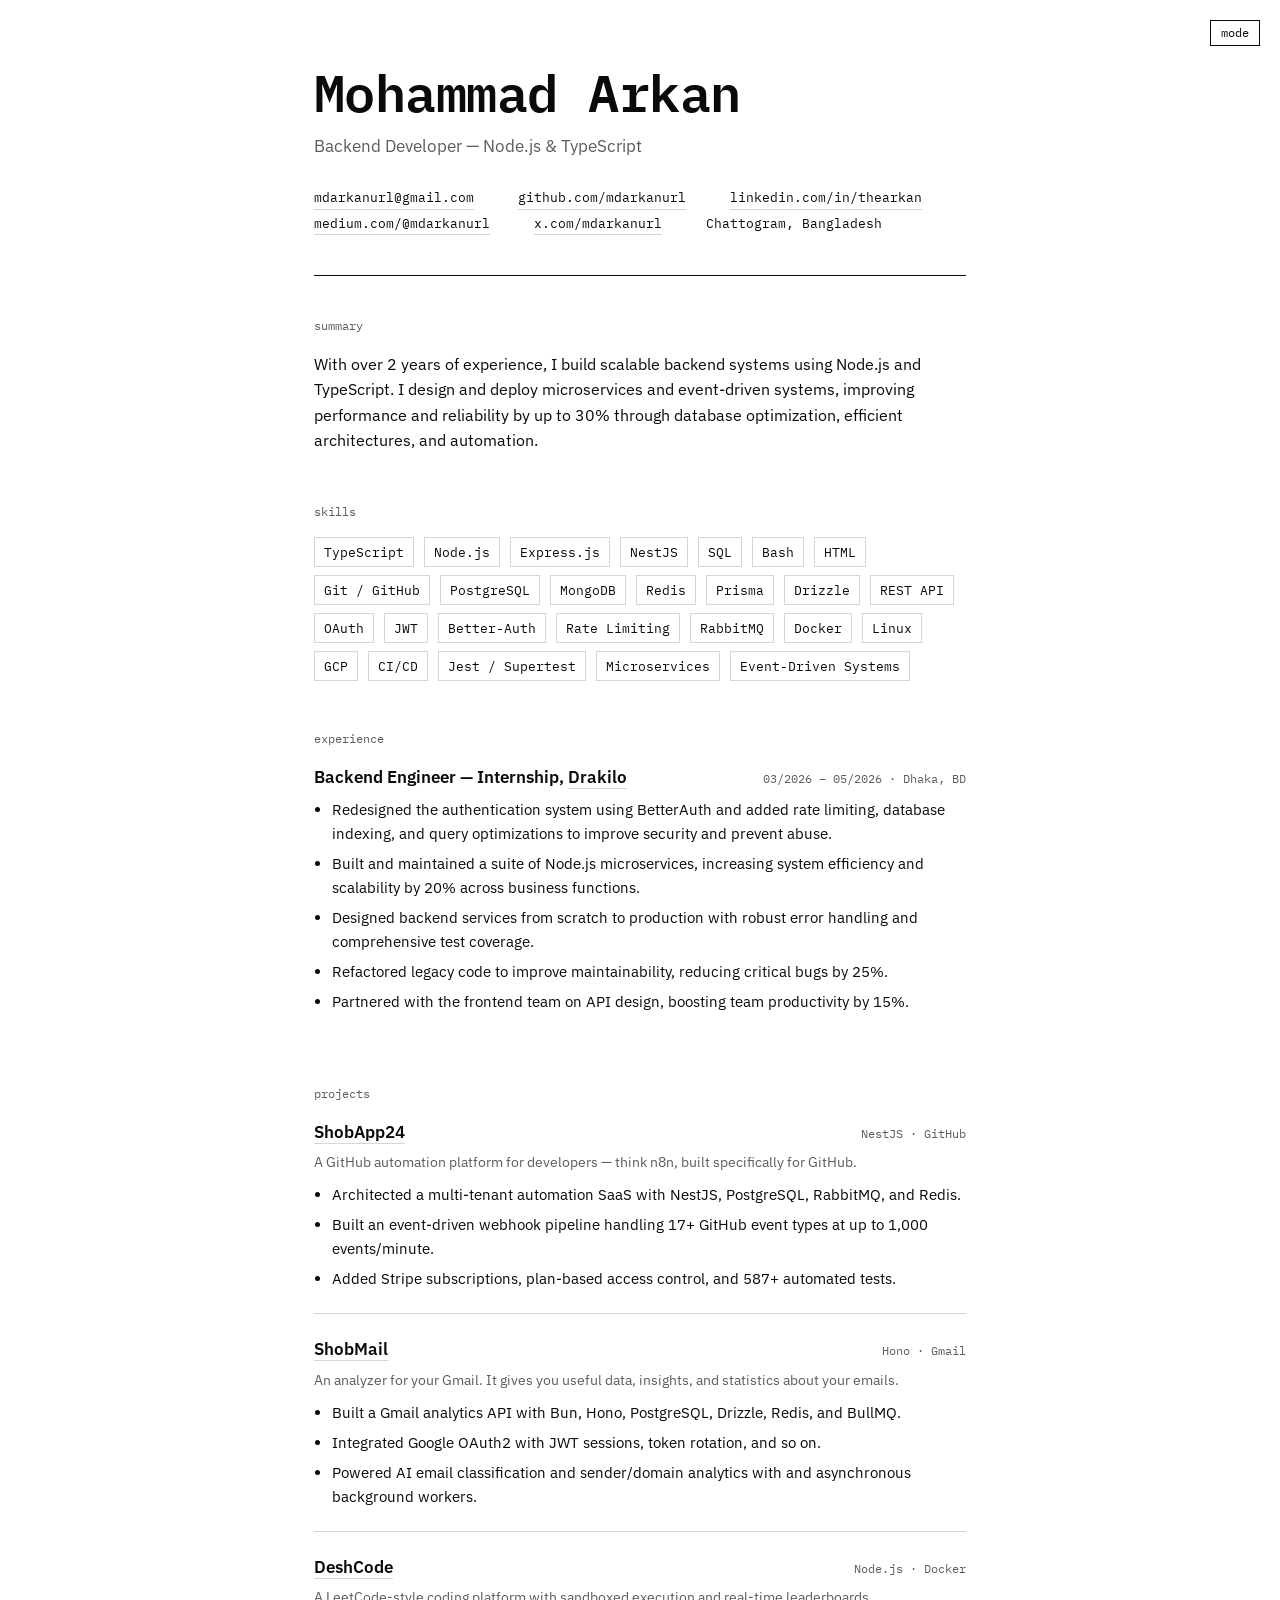
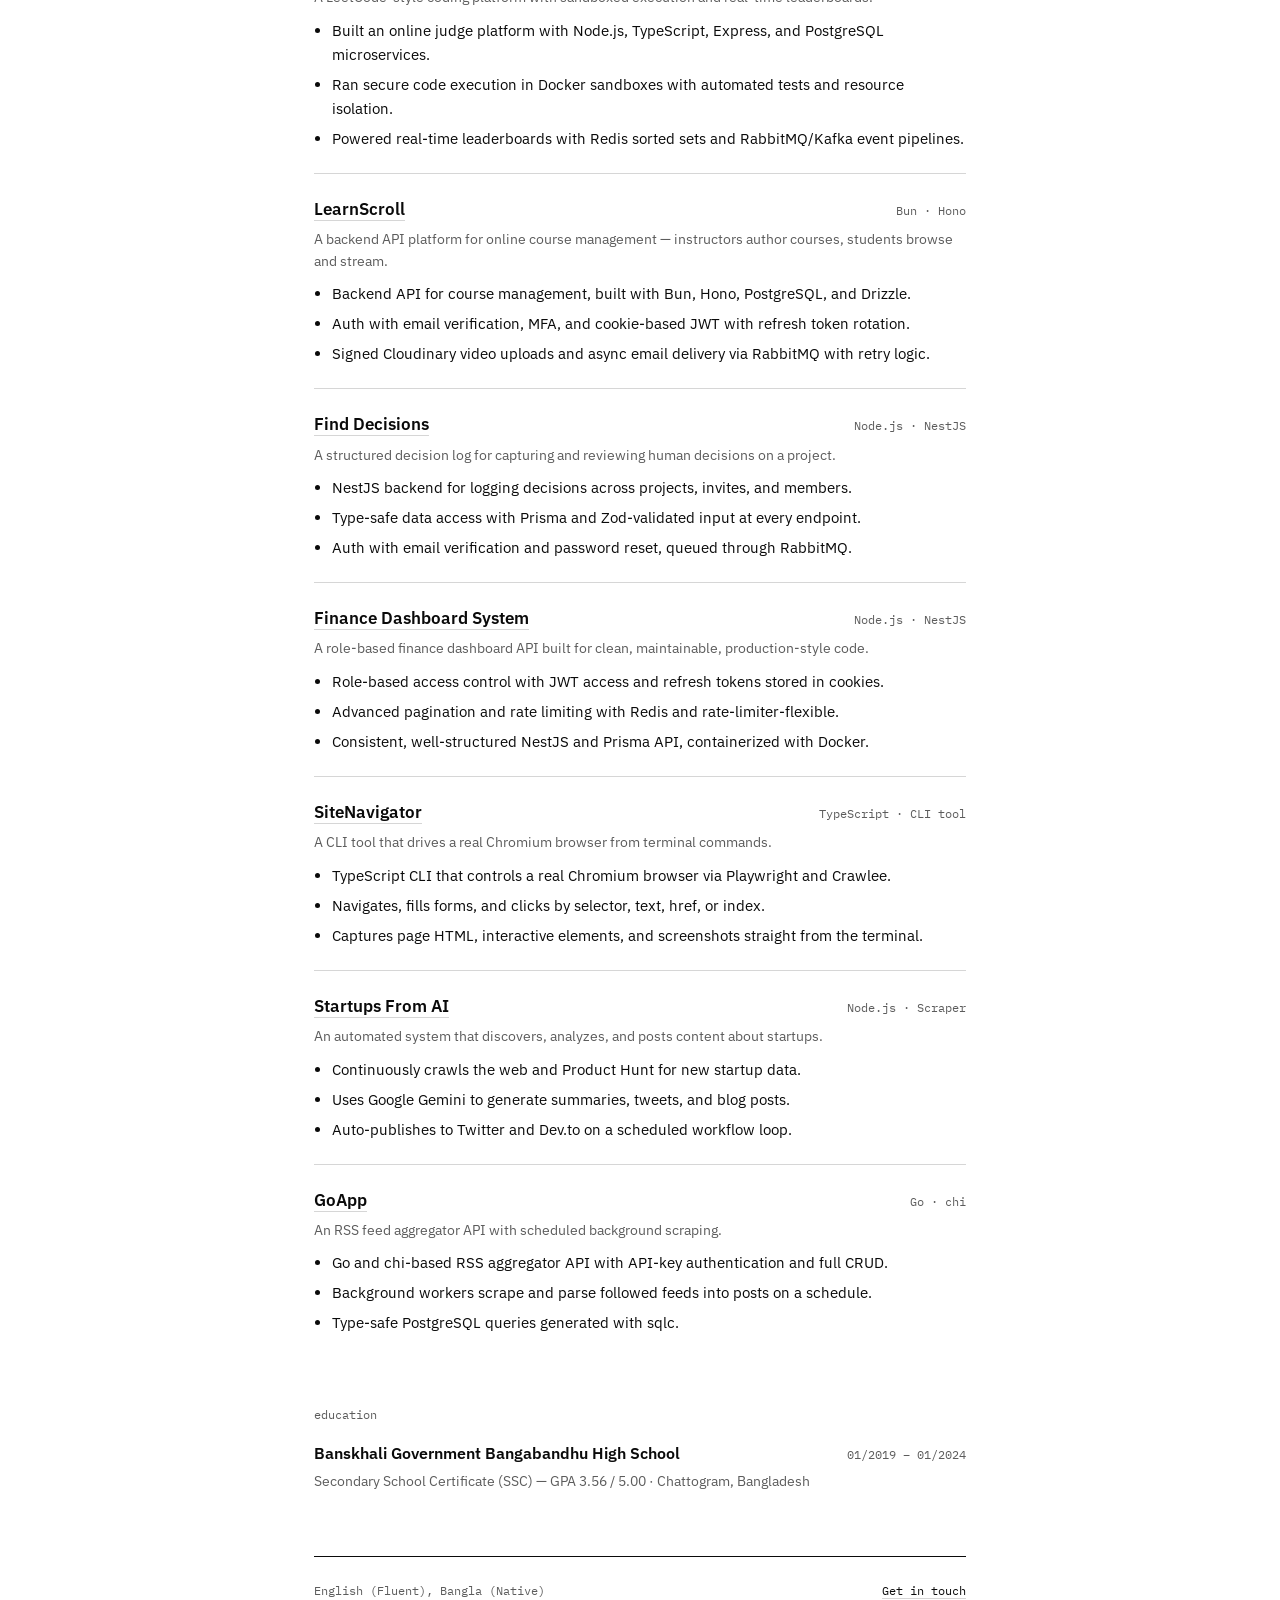
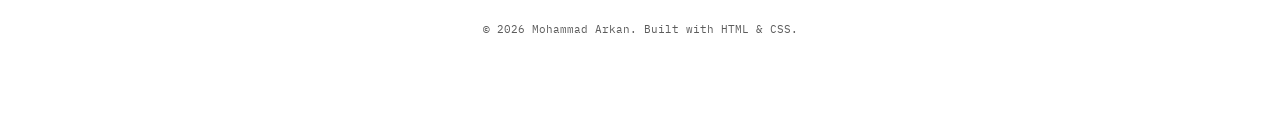
<file: index.html>
<!DOCTYPE html>
<html lang="en">
<head>
<meta charset="UTF-8">
<meta name="viewport" content="width=device-width, initial-scale=1, viewport-fit=cover">
<link rel="icon" type="image/jpg" href="./images/mdarkanurl.jpg">
<title>Mohammad Arkan — Backend Developer</title>
<link rel="preconnect" href="https://fonts.googleapis.com">
<link rel="preconnect" href="https://fonts.gstatic.com" crossorigin>
<link href="https://fonts.googleapis.com/css2?family=IBM+Plex+Mono:wght@400;500;600&family=IBM+Plex+Sans:wght@400;500;600&display=swap" rel="stylesheet">
<style>
  :root {
    --bg: #ffffff;
    --fg: #0a0a0a;
    --muted: #5c5c5c;
    --rule: #d6d6d6;
    --rule-strong: #0a0a0a;
    box-sizing: border-box;
    padding-top: env(safe-area-inset-top, 0px);
    padding-bottom: env(safe-area-inset-bottom, 0px);
  }
  @media (prefers-color-scheme: dark) {
    :root:not([data-theme="light"]) {
      --bg: #0a0a0a;
      --fg: #f5f5f5;
      --muted: #9a9a9a;
      --rule: #2a2a2a;
      --rule-strong: #f5f5f5;
    }
  }
  :root[data-theme="dark"] {
    --bg: #0a0a0a;
    --fg: #f5f5f5;
    --muted: #9a9a9a;
    --rule: #2a2a2a;
    --rule-strong: #f5f5f5;
  }
  html { scroll-padding-top: env(safe-area-inset-top, 0px); }
  * { box-sizing: border-box; }
  html, body {
    margin: 0;
    background: var(--bg);
    color: var(--fg);
  }
  body {
    font-family: 'IBM Plex Sans', -apple-system, BlinkMacSystemFont, sans-serif;
    font-size: 16px;
    line-height: 1.6;
    -webkit-font-smoothing: antialiased;
    transition: background .25s ease, color .25s ease;
  }
  .mono {
    font-family: 'IBM Plex Mono', ui-monospace, SFMono-Regular, Menlo, monospace;
  }
  a { color: var(--fg); }
  .wrap {
    max-width: 700px;
    margin: 0 auto;
    padding: 64px 24px 96px;
  }
  @media (max-width: 480px) {
    .wrap { padding: 48px 20px 72px; }
  }

  /* theme toggle */
  .theme-toggle {
    position: fixed;
    top: calc(20px + env(safe-area-inset-top, 0px));
    right: 20px;
    z-index: 10;
    background: transparent;
    border: 1px solid var(--rule-strong);
    color: var(--fg);
    font-family: 'IBM Plex Mono', monospace;
    font-size: 12px;
    padding: 6px 10px;
    cursor: pointer;
    line-height: 1;
  }
  .theme-toggle:hover { background: var(--fg); color: var(--bg); }
  .theme-toggle:focus-visible { outline: 2px solid var(--fg); outline-offset: 2px; }

  /* header */
  header.hero {
    padding-bottom: 40px;
    border-bottom: 1px solid var(--rule-strong);
    margin-bottom: 40px;
  }
  h1 {
    font-family: 'IBM Plex Mono', monospace;
    font-weight: 600;
    font-size: clamp(34px, 6vw, 52px);
    line-height: 1.05;
    margin: 0 0 14px;
    letter-spacing: -0.01em;
  }
  .role {
    font-size: 17px;
    color: var(--muted);
    margin: 0 0 28px;
  }
  .contact-line {
    display: flex;
    flex-wrap: wrap;
    gap: 4px 18px;
    font-family: 'IBM Plex Mono', monospace;
    font-size: 13px;
  }
  .contact-line a { text-decoration: none; border-bottom: 1px solid var(--rule); }
  .contact-line a:hover { border-bottom-color: var(--fg); }
  .contact-line span.sep { color: var(--muted); }

  /* sections */
  section { margin-bottom: 48px; }
  section:last-of-type { margin-bottom: 0; }
  .section-label {
    font-family: 'IBM Plex Mono', monospace;
    font-size: 12px;
    color: var(--muted);
    margin: 0 0 16px;
  }
  p.summary {
    max-width: 62ch;
    font-size: 16px;
    margin: 0;
  }

  /* skills */
  .skills {
    display: flex;
    flex-wrap: wrap;
    gap: 8px 10px;
  }
  .skill {
    font-family: 'IBM Plex Mono', monospace;
    font-size: 12.5px;
    border: 1px solid var(--rule);
    padding: 4px 9px;
    white-space: nowrap;
  }

  /* experience / projects entries */
  .entry {
    padding: 22px 0;
    border-top: 1px solid var(--rule);
  }
  .entry:first-of-type { border-top: none; padding-top: 0; }
  .entry-head {
    display: flex;
    justify-content: space-between;
    align-items: baseline;
    flex-wrap: wrap;
    gap: 4px 16px;
    margin-bottom: 6px;
  }
  .entry-title {
    font-weight: 600;
    font-size: 17px;
    margin: 0;
  }
  .entry-title a { text-decoration: none; border-bottom: 1px solid var(--rule); }
  .entry-title a:hover { border-bottom-color: var(--fg); }
  .entry-meta {
    font-family: 'IBM Plex Mono', monospace;
    font-size: 12px;
    color: var(--muted);
    white-space: nowrap;
  }
  .entry-sub {
    font-size: 13.5px;
    color: var(--muted);
    margin: 0 0 10px;
  }
  ul.bullets {
    margin: 0;
    padding-left: 18px;
  }
  ul.bullets li {
    margin-bottom: 6px;
    font-size: 15px;
  }
  ul.bullets li:last-child { margin-bottom: 0; }

  /* education */
  .edu-row {
    display: flex;
    justify-content: space-between;
    align-items: baseline;
    flex-wrap: wrap;
    gap: 4px 16px;
  }
  .edu-name { font-weight: 600; font-size: 16px; }
  .edu-meta {
    font-family: 'IBM Plex Mono', monospace;
    font-size: 12px;
    color: var(--muted);
  }
  .edu-detail {
    font-size: 14px;
    color: var(--muted);
    margin-top: 4px;
  }

  /* footer */
  footer {
    margin-top: 64px;
    padding-top: 24px;
    border-top: 1px solid var(--rule-strong);
    display: flex;
    justify-content: space-between;
    flex-wrap: wrap;
    gap: 10px 20px;
    font-family: 'IBM Plex Mono', monospace;
    font-size: 12px;
    color: var(--muted);
  }
  footer a { color: var(--fg); text-decoration: none; border-bottom: 1px solid var(--rule); }
  footer a:hover { border-bottom-color: var(--fg); }

  .fine-print {
    margin: 20px 0 0;
    font-size: 11px;
    color: var(--muted);
    text-align: center;
  }

  @media (prefers-reduced-motion: reduce) {
    body, .theme-toggle { transition: none; }
  }
</style>
</head>
<body>

<button class="theme-toggle mono" id="themeToggle" aria-label="Toggle color theme">mode</button>

<div class="wrap">

  <header class="hero">
    <h1>Mohammad Arkan</h1>
    <p class="role">Backend Developer — Node.js &amp; TypeScript</p>
    <div class="contact-line">
      <a href="mailto:mdarkanurl@gmail.com">mdarkanurl@gmail.com</a>
      <span class="sep">&nbsp;</span>
      <a href="https://github.com/mdarkanurl" target="_blank" rel="noopener">github.com/mdarkanurl</a>
      <span class="sep">&nbsp;</span>
      <a href="https://linkedin.com/in/thearkan" target="_blank" rel="noopener">linkedin.com/in/thearkan</a>
      <span class="sep">&nbsp;</span>
      <a href="https://medium.com/@mdarkanurl" target="_blank" rel="noopener">medium.com/@mdarkanurl</a>
      <span class="sep">&nbsp;</span>
      <a href="https://x.com/mdarkanurl" target="_blank" rel="noopener">x.com/mdarkanurl</a>
      <span class="sep">&nbsp;</span>
      <span>Chattogram, Bangladesh</span>
    </div>
  </header>

  <section id="summary">
    <p class="section-label">summary</p>
    <p class="summary">With over 2 years of experience, I build scalable backend systems using Node.js and TypeScript. I design and deploy microservices and event-driven systems, improving performance and reliability by up to 30% through database optimization, efficient architectures, and automation.</p>
  </section>

  <section id="skills">
    <p class="section-label">skills</p>
    <div class="skills">
      <span class="skill">TypeScript</span>
      <span class="skill">Node.js</span>
      <span class="skill">Express.js</span>
      <span class="skill">NestJS</span>
      <span class="skill">SQL</span>
      <span class="skill">Bash</span>
      <span class="skill">HTML</span>
      <span class="skill">Git / GitHub</span>
      <span class="skill">PostgreSQL</span>
      <span class="skill">MongoDB</span>
      <span class="skill">Redis</span>
      <span class="skill">Prisma</span>
      <span class="skill">Drizzle</span>
      <span class="skill">REST API</span>
      <span class="skill">OAuth</span>
      <span class="skill">JWT</span>
      <span class="skill">Better-Auth</span>
      <span class="skill">Rate Limiting</span>
      <span class="skill">RabbitMQ</span>
      <span class="skill">Docker</span>
      <span class="skill">Linux</span>
      <span class="skill">GCP</span>
      <span class="skill">CI/CD</span>
      <span class="skill">Jest / Supertest</span>
      <span class="skill">Microservices</span>
      <span class="skill">Event-Driven Systems</span>
    </div>
  </section>

  <section id="experience">
    <p class="section-label">experience</p>

    <div class="entry">
      <div class="entry-head">
        <p class="entry-title">Backend Engineer — Internship, <a href="https://salondesk.store" target="_blank" rel="noopener">Drakilo</a></p>
        <span class="entry-meta">03/2026 – 05/2026 · Dhaka, BD</span>
      </div>
      <ul class="bullets">
        <li>Redesigned the authentication system using BetterAuth and added rate limiting, database indexing, and query optimizations to improve security and prevent abuse.</li>
        <li>Built and maintained a suite of Node.js microservices, increasing system efficiency and scalability by 20% across business functions.</li>
        <li>Designed backend services from scratch to production with robust error handling and comprehensive test coverage.</li>
        <li>Refactored legacy code to improve maintainability, reducing critical bugs by 25%.</li>
        <li>Partnered with the frontend team on API design, boosting team productivity by 15%.</li>
      </ul>
    </div>

  </section>

  <section id="projects">
    <p class="section-label">projects</p>

    <div class="entry">
      <div class="entry-head">
        <p class="entry-title"><a href="https://github.com/mdarkanurl/ShobApp24" target="_blank" rel="noopener">ShobApp24</a></p>
        <span class="entry-meta">NestJS · GitHub</span>
      </div>
      <p class="entry-sub">A GitHub automation platform for developers — think n8n, built specifically for GitHub.</p>
      <ul class="bullets">
        <li>Architected a multi-tenant automation SaaS with NestJS, PostgreSQL, RabbitMQ, and Redis.</li>
        <li>Built an event-driven webhook pipeline handling 17+ GitHub event types at up to 1,000 events/minute.</li>
        <li>Added Stripe subscriptions, plan-based access control, and 587+ automated tests.</li>
      </ul>
    </div>

    <div class="entry">
      <div class="entry-head">
        <p class="entry-title"><a href="https://github.com/mdarkanurl/ShobMail" target="_blank" rel="noopener">ShobMail</a></p>
        <span class="entry-meta">Hono · Gmail</span>
      </div>
      <p class="entry-sub">An analyzer for your Gmail. It gives you useful data, insights, and statistics about your emails.</p>
      <ul class="bullets">
        <li>Built a Gmail analytics API with Bun, Hono, PostgreSQL, Drizzle, Redis, and BullMQ.</li>
        <li>Integrated Google OAuth2 with JWT sessions, token rotation, and so on.</li>
        <li>Powered AI email classification and sender/domain analytics with and asynchronous background workers.</li>
      </ul>
    </div>

    <div class="entry">
      <div class="entry-head">
        <p class="entry-title"><a href="https://github.com/mdarkanurl/DeshCode" target="_blank" rel="noopener">DeshCode</a></p>
        <span class="entry-meta">Node.js · Docker</span>
      </div>
      <p class="entry-sub">A LeetCode-style coding platform with sandboxed execution and real-time leaderboards.</p>
      <ul class="bullets">
        <li>Built an online judge platform with Node.js, TypeScript, Express, and PostgreSQL microservices.</li>
        <li>Ran secure code execution in Docker sandboxes with automated tests and resource isolation.</li>
        <li>Powered real-time leaderboards with Redis sorted sets and RabbitMQ/Kafka event pipelines.</li>
      </ul>
    </div>

    <div class="entry">
      <div class="entry-head">
        <p class="entry-title"><a href="https://github.com/mdarkanurl/learnscroll" target="_blank" rel="noopener">LearnScroll</a></p>
        <span class="entry-meta">Bun · Hono</span>
      </div>
      <p class="entry-sub">A backend API platform for online course management — instructors author courses, students browse and stream.</p>
      <ul class="bullets">
        <li>Backend API for course management, built with Bun, Hono, PostgreSQL, and Drizzle.</li>
        <li>Auth with email verification, MFA, and cookie-based JWT with refresh token rotation.</li>
        <li>Signed Cloudinary video uploads and async email delivery via RabbitMQ with retry logic.</li>
      </ul>
    </div>

    <div class="entry">
      <div class="entry-head">
        <p class="entry-title"><a href="https://github.com/mdarkanurl/findDecisions" target="_blank" rel="noopener">Find Decisions</a></p>
        <span class="entry-meta">Node.js · NestJS</span>
      </div>
      <p class="entry-sub">A structured decision log for capturing and reviewing human decisions on a project.</p>
      <ul class="bullets">
        <li>NestJS backend for logging decisions across projects, invites, and members.</li>
        <li>Type-safe data access with Prisma and Zod-validated input at every endpoint.</li>
        <li>Auth with email verification and password reset, queued through RabbitMQ.</li>
      </ul>
    </div>

    <div class="entry">
      <div class="entry-head">
        <p class="entry-title"><a href="https://github.com/mdarkanurl/finance-dashboard-system" target="_blank" rel="noopener">Finance Dashboard System</a></p>
        <span class="entry-meta">Node.js · NestJS</span>
      </div>
      <p class="entry-sub">A role-based finance dashboard API built for clean, maintainable, production-style code.</p>
      <ul class="bullets">
        <li>Role-based access control with JWT access and refresh tokens stored in cookies.</li>
        <li>Advanced pagination and rate limiting with Redis and rate-limiter-flexible.</li>
        <li>Consistent, well-structured NestJS and Prisma API, containerized with Docker.</li>
      </ul>
    </div>

    <div class="entry">
      <div class="entry-head">
        <p class="entry-title"><a href="https://github.com/mdarkanurl/SiteNavigator" target="_blank" rel="noopener">SiteNavigator</a></p>
        <span class="entry-meta">TypeScript · CLI tool</span>
      </div>
      <p class="entry-sub">A CLI tool that drives a real Chromium browser from terminal commands.</p>
      <ul class="bullets">
        <li>TypeScript CLI that controls a real Chromium browser via Playwright and Crawlee.</li>
        <li>Navigates, fills forms, and clicks by selector, text, href, or index.</li>
        <li>Captures page HTML, interactive elements, and screenshots straight from the terminal.</li>
      </ul>
    </div>

    <div class="entry">
      <div class="entry-head">
        <p class="entry-title"><a href="https://github.com/mdarkanurl/startups-from-ai" target="_blank" rel="noopener">Startups From AI</a></p>
        <span class="entry-meta">Node.js · Scraper</span>
      </div>
      <p class="entry-sub">An automated system that discovers, analyzes, and posts content about startups.</p>
      <ul class="bullets">
        <li>Continuously crawls the web and Product Hunt for new startup data.</li>
        <li>Uses Google Gemini to generate summaries, tweets, and blog posts.</li>
        <li>Auto-publishes to Twitter and Dev.to on a scheduled workflow loop.</li>
      </ul>
    </div>

    <div class="entry">
      <div class="entry-head">
        <p class="entry-title"><a href="https://github.com/mdarkanurl/GoApp" target="_blank" rel="noopener">GoApp</a></p>
        <span class="entry-meta">Go · chi</span>
      </div>
      <p class="entry-sub">An RSS feed aggregator API with scheduled background scraping.</p>
      <ul class="bullets">
        <li>Go and chi-based RSS aggregator API with API-key authentication and full CRUD.</li>
        <li>Background workers scrape and parse followed feeds into posts on a schedule.</li>
        <li>Type-safe PostgreSQL queries generated with sqlc.</li>
      </ul>
    </div>

  </section>

  <section id="education">
    <p class="section-label">education</p>
    <div class="edu-row">
      <span class="edu-name">Banskhali Government Bangabandhu High School</span>
      <span class="edu-meta">01/2019 – 01/2024</span>
    </div>
    <p class="edu-detail">Secondary School Certificate (SSC) — GPA 3.56 / 5.00 · Chattogram, Bangladesh</p>
  </section>

  <footer>
    <span>English (Fluent), Bangla (Native)</span>
    <span><a href="mailto:mdarkanurl@gmail.com">Get in touch</a></span>
  </footer>

  <p class="fine-print mono">© 2026 Mohammad Arkan. Built with HTML &amp; CSS.</p>

</div>

<script>
  (function () {
    var btn = document.getElementById('themeToggle');
    var root = document.documentElement;
    var current = null;
    btn.addEventListener('click', function () {
      var prefersDark = window.matchMedia('(prefers-color-scheme: dark)').matches;
      if (current === null) current = prefersDark ? 'dark' : 'light';
      current = current === 'dark' ? 'light' : 'dark';
      root.setAttribute('data-theme', current);
    });
  })();
</script>

</body>
</html>
</file>
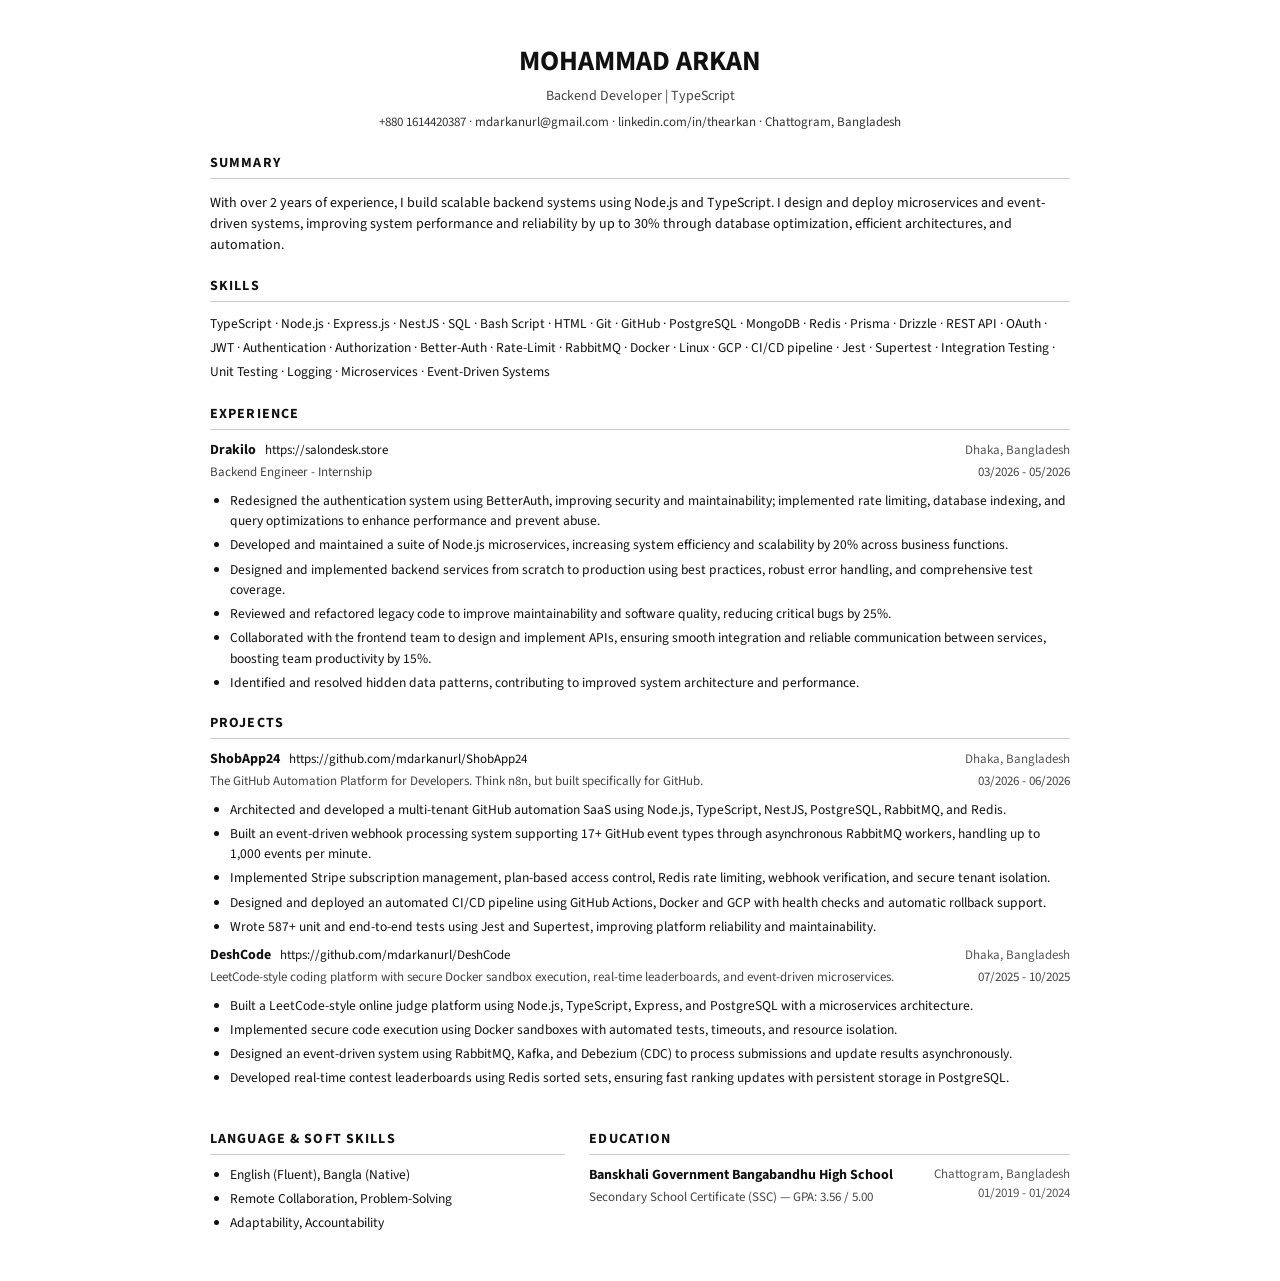
<file: resume.html>
<!DOCTYPE html>
<html lang="en">
<head>
  <meta charset="UTF-8" />
  <meta name="viewport" content="width=device-width, initial-scale=1.0" />
  <title>Mohammad Arkan – Resume</title>
  <link href="https://fonts.googleapis.com/css2?family=Source+Sans+3:wght@300;400;600;700&display=swap" rel="stylesheet" />
  <style>
    body {
      font-family: 'Source Sans 3', 'Source Sans Pro', sans-serif;
      font-size: 14px;
      color: #111;
      max-width: 860px;
      margin: 40px auto;
      padding: 0 30px;
      line-height: 1.5;
    }

    header {
      text-align: center;
      margin-bottom: 10px;
    }

    h1 {
      font-size: 28px;
      margin: 0 0 4px 0;
    }

    .subtitle {
      font-size: 14px;
      color: #444;
      margin-bottom: 6px;
    }

    .contact {
      font-size: 13px;
      color: #333;
      margin-bottom: 6px;
    }

    .contact a {
      color: #333;
      text-decoration: none;
    }

    h2 {
      font-size: 14px;
      text-transform: uppercase;
      letter-spacing: 0.08em;
      border-bottom: 1px solid #ccc;
      padding-bottom: 4px;
      margin: 20px 0 10px 0;
    }

    /* ✅ Skills styling */
    .skills {
      font-size: 13.5px;
      line-height: 1.8;
    }

    .skills span::after {
      content: " · ";
    }

    .skills span:last-child::after {
      content: "";
    }

    .exp-header {
      display: flex;
      justify-content: space-between;
      align-items: baseline;
    }

    .exp-company {
      font-weight: bold;
      font-size: 14px;
    }

    .exp-company a {
      color: #111;
      text-decoration: none;
    }

    .exp-location {
      font-size: 13px;
      color: #555;
    }

    .exp-role {
      display: flex;
      justify-content: space-between;
      font-size: 13px;
      color: #444;
      margin: 2px 0 8px 0;
    }

    ul {
      margin: 0 0 8px 0;
      padding-left: 20px;
    }

    ul li {
      font-size: 13.5px;
      margin-bottom: 4px;
    }

    .project-header {
      display: flex;
      justify-content: space-between;
      align-items: baseline;
    }

    .project-name {
      font-weight: bold;
      font-size: 14px;
    }

    .project-name a {
      color: #111;
      text-decoration: none;
      font-weight: normal;
      font-size: 13px;
    }

    .project-meta {
      display: flex;
      justify-content: space-between;
      font-size: 13px;
      color: #444;
      margin: 2px 0 8px 0;
    }

    .languages {
      font-size: 13.5px;
    }
  </style>
</head>
<body>

  <header>
    <h1>MOHAMMAD ARKAN</h1>
    <div class="subtitle">Backend Developer | TypeScript</div>
    <div class="contact">
      +880 1614420387 ·
      <a href="mailto:mdarkanurl@gmail.com">mdarkanurl@gmail.com</a> ·
      <a href="https://linkedin.com/in/thearkan" target="_blank">linkedin.com/in/thearkan</a> ·
      Chattogram, Bangladesh
    </div>
  </header>

  <h2>Summary</h2>
  <p>With over 2 years of experience, I build scalable backend systems using Node.js and TypeScript. I design and deploy microservices and event-driven systems, improving system performance and reliability by up to 30% through database optimization, efficient architectures, and automation.</p>

  <h2>Skills</h2>
  <div class="skills">
    <!-- Language -->
    <span>TypeScript</span>
    <span>Node.js</span>
    <span>Express.js</span>
    <span>NestJS</span>
    <span>SQL</span>
    <span>Bash Script</span>
    <span>HTML</span>

    <!-- version controlle -->
    <span>Git</span>
    <span>GitHub</span>

    <!-- Database -->
    <span>PostgreSQL</span>
    <span>MongoDB</span>
    <span>Redis</span>
    <span>Prisma</span>
    <span>Drizzle</span>

    <!-- APIs and Auth -->
    <span>REST API</span>
    <span>OAuth</span>
    <span>JWT</span>
    <span>Authentication</span>
    <span>Authorization</span>
    <span>Better-Auth</span>
    <span>Rate-Limit</span>

    <!-- Tools -->
    <span>RabbitMQ</span>
    <span>Docker</span>
    <span>Linux</span>

    <!-- devops -->
    <span>GCP</span>
    <span>CI/CD pipeline</span>

    <!-- Testing -->
    <span>Jest</span>
    <span>Supertest</span>
    <span>Integration Testing</span>
    <span>Unit Testing</span>
    <span>Logging</span>

    <!-- Architectural Patterns -->
    <span>Microservices</span>
    <span>Event-Driven Systems</span>
  </div>

  <!-- rest of your code stays unchanged -->
   <h2>Experience</h2>

  <div class="exp-header">
    <span class="exp-company"><a href="https://salondesk.store" target="_blank">Drakilo</a> &nbsp; <span style="font-weight:normal;font-size:13px;"><a href="https://salondesk.store" target="_blank">https://salondesk.store</a></span></span>
    <span class="exp-location">Dhaka, Bangladesh</span>
  </div>
  <div class="exp-role">
    <span>Backend Engineer - Internship</span>
    <span>03/2026 - 05/2026</span>
  </div>
  <!-- <p style="font-size:13px;color:#444;margin:0 0 8px 0;">Drakilo is a cloud-based SaaS platform that provides POS, inventory, and business management tools to help companies manage operations efficiently.</p> -->
  <ul>
    <li>Redesigned the authentication system using BetterAuth, improving security and maintainability; implemented rate limiting, database indexing, and query optimizations to enhance performance and prevent abuse.</li>
    <li>Developed and maintained a suite of Node.js microservices, increasing system efficiency and scalability by 20% across business functions.</li>
    <li>Designed and implemented backend services from scratch to production using best practices, robust error handling, and comprehensive test coverage.</li>
    <li>Reviewed and refactored legacy code to improve maintainability and software quality, reducing critical bugs by 25%.</li>
    <li>Collaborated with the frontend team to design and implement APIs, ensuring smooth integration and reliable communication between services, boosting team productivity by 15%.</li>
    <li>Identified and resolved hidden data patterns, contributing to improved system architecture and performance.</li>
  </ul>

  <h2>Projects</h2>

  <div class="project-header">
    <span class="project-name">ShobApp24 &nbsp; <a href="https://github.com/mdarkanurl/ShobApp24" target="_blank">https://github.com/mdarkanurl/ShobApp24</a></span>
    <span class="exp-location">Dhaka, Bangladesh</span>
  </div>
  <div class="project-meta">
    <span>The GitHub Automation Platform for Developers. Think n8n, but built specifically for GitHub.</span>
    <span>03/2026 - 06/2026</span>
  </div>
  <ul>
    <li>Architected and developed a multi-tenant GitHub automation SaaS using Node.js, TypeScript, NestJS, PostgreSQL, RabbitMQ, and Redis.</li>
    <li>Built an event-driven webhook processing system supporting 17+ GitHub event types through asynchronous RabbitMQ workers, handling up to 1,000 events per minute.</li>
    <li>Implemented Stripe subscription management, plan-based access control, Redis rate limiting, webhook verification, and secure tenant isolation.</li>
    <li>Designed and deployed an automated CI/CD pipeline using GitHub Actions, Docker and GCP with health checks and automatic rollback support.</li>
    <li>Wrote 587+ unit and end-to-end tests using Jest and Supertest, improving platform reliability and maintainability.</li>
  </ul>

  <div class="project-header">
    <span class="project-name">DeshCode &nbsp; <a href="https://github.com/mdarkanurl/DeshCode" target="_blank">https://github.com/mdarkanurl/DeshCode</a></span>
    <span class="exp-location">Dhaka, Bangladesh</span>
  </div>
  <div class="project-meta">
    <span>LeetCode-style coding platform with secure Docker sandbox execution, real-time leaderboards, and event-driven microservices.</span>
    <span>07/2025 - 10/2025</span>
  </div>
  <ul>
    <li>Built a LeetCode-style online judge platform using Node.js, TypeScript, Express, and PostgreSQL with a microservices architecture.</li>
    <li>Implemented secure code execution using Docker sandboxes with automated tests, timeouts, and resource isolation.</li>
    <li>Designed an event-driven system using RabbitMQ, Kafka, and Debezium (CDC) to process submissions and update results asynchronously.</li>
    <li>Developed real-time contest leaderboards using Redis sorted sets, ensuring fast ranking updates with persistent storage in PostgreSQL.</li>
  </ul>

  <div style="display: flex; gap: 24px; margin-top: 20px;">
  <div style="flex: 0.85;">
    <h2>Language &amp; Soft Skills</h2>
    <ul>
      <li>English (Fluent), Bangla (Native)</li>
      <li>Remote Collaboration, Problem-Solving</li>
      <li>Adaptability, Accountability</li>
    </ul>
  </div>
  
  <div style="flex: 1.15;">
    <h2>Education</h2>
    <div style="display: flex; justify-content: space-between; align-items: flex-start;">
      <div>
        <div class="exp-company">Banskhali Government Bangabandhu High School</div>
        <div style="font-size: 13px; color: #444; margin-top: 2px;">Secondary School Certificate (SSC) — GPA: 3.56 / 5.00</div>
      </div>
      <div style="text-align: right; font-size: 13px; color: #555; white-space: nowrap; margin-left: 12px;">
        <div>Chattogram, Bangladesh</div>
        <div>01/2019 - 01/2024</div>
      </div>
    </div>
  </div>
  </div>
</body>
</html>
</file>
